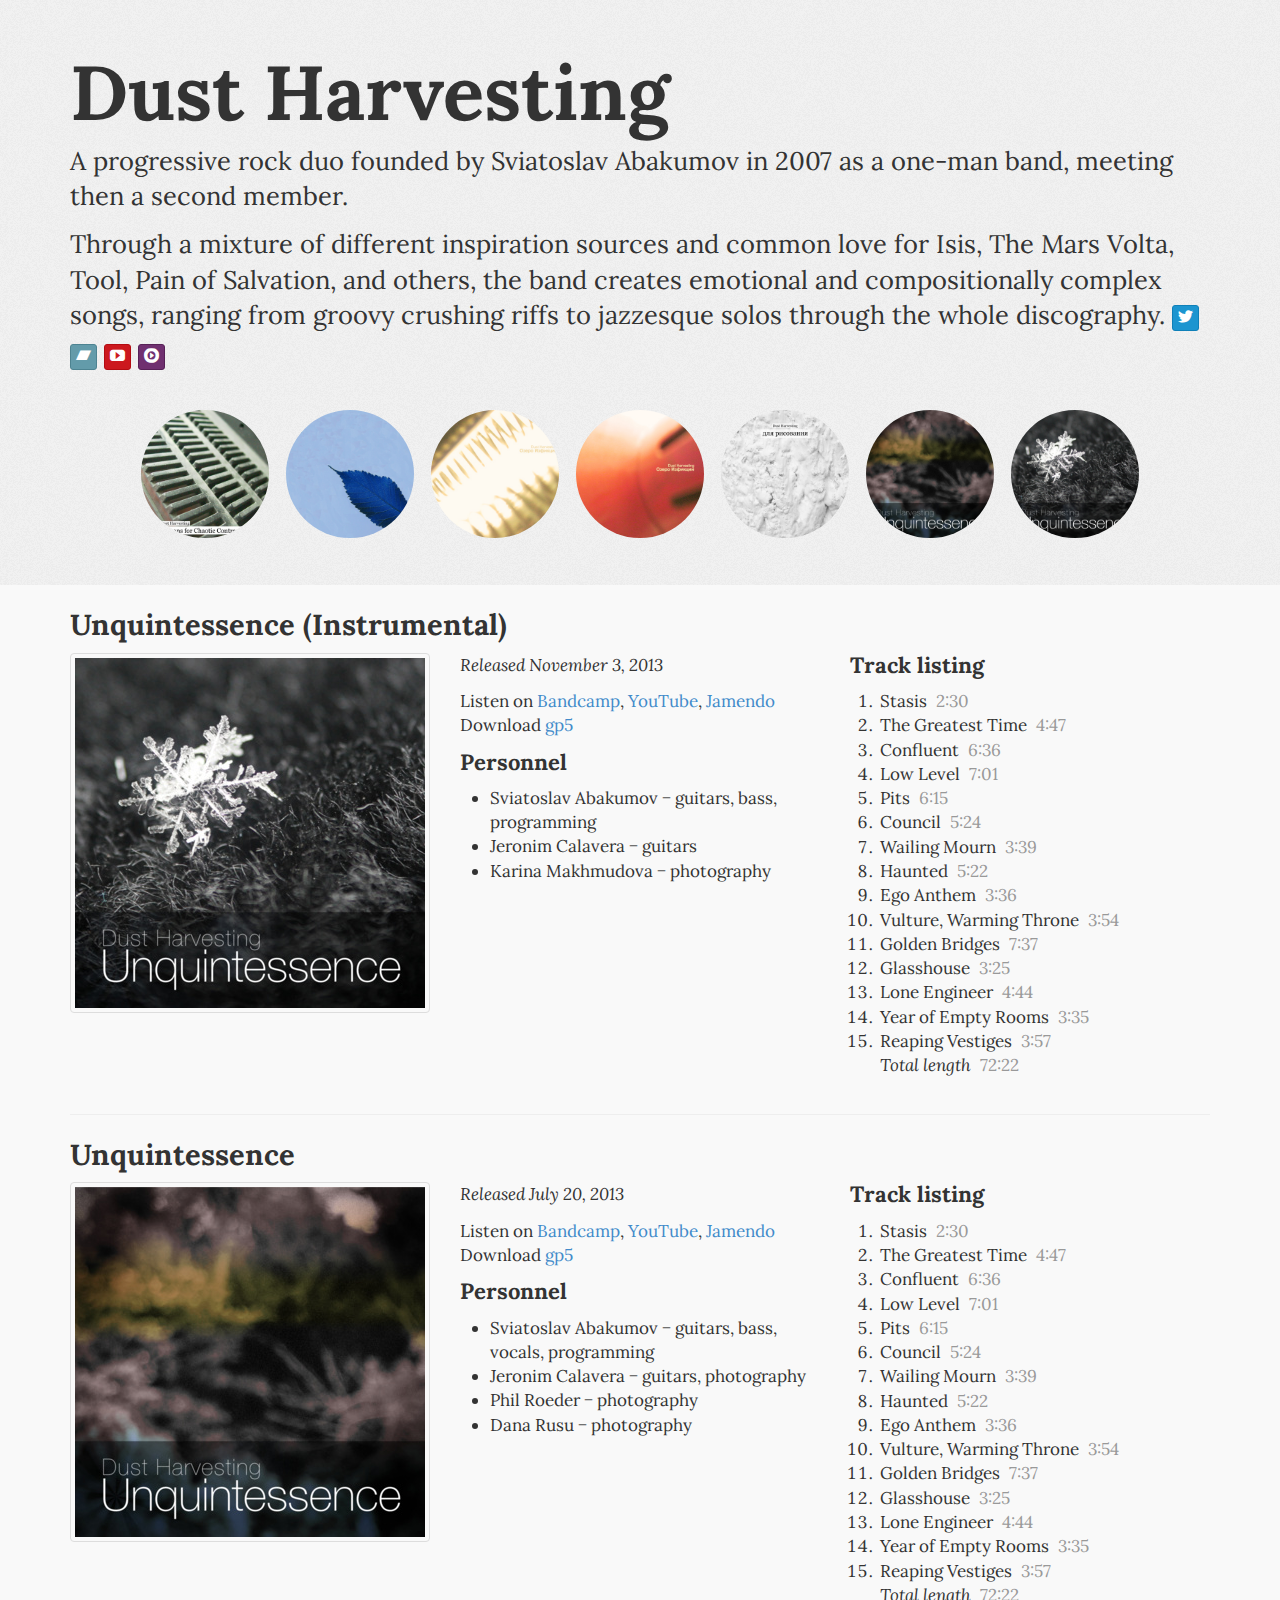
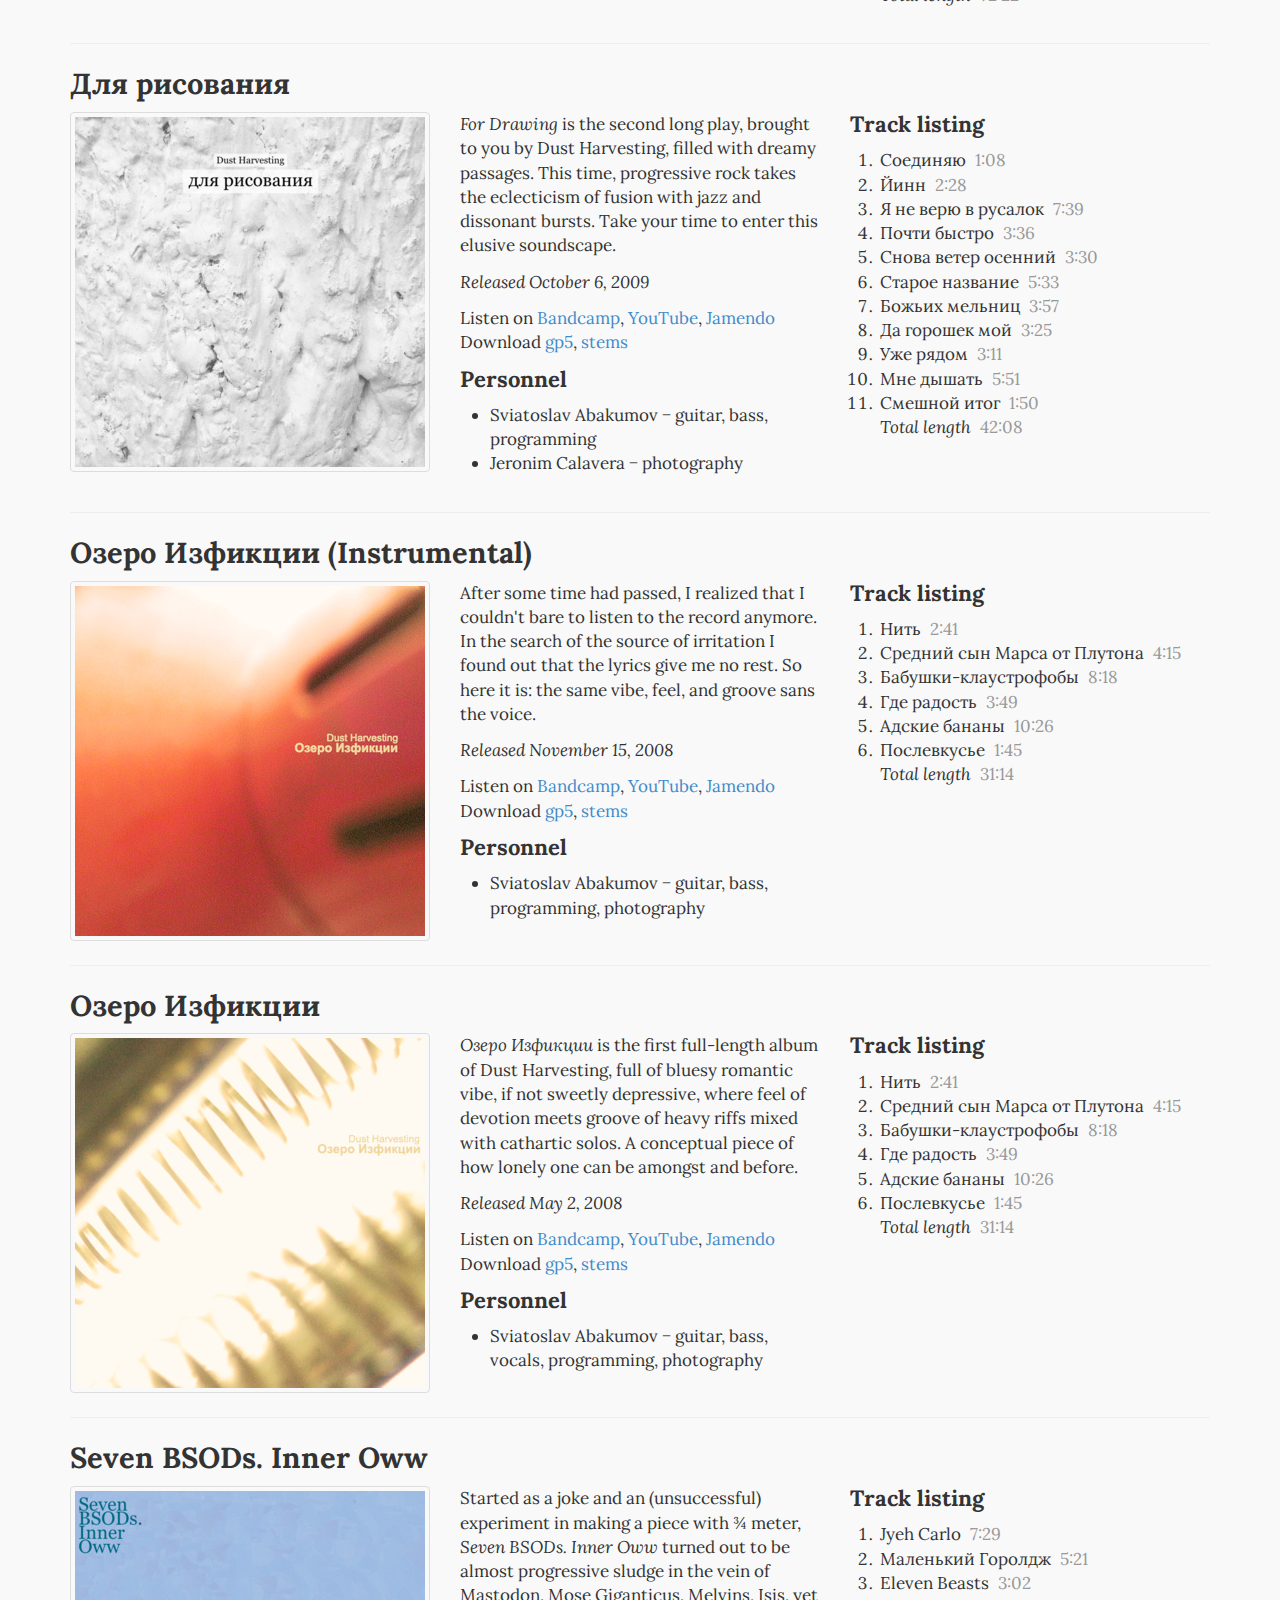
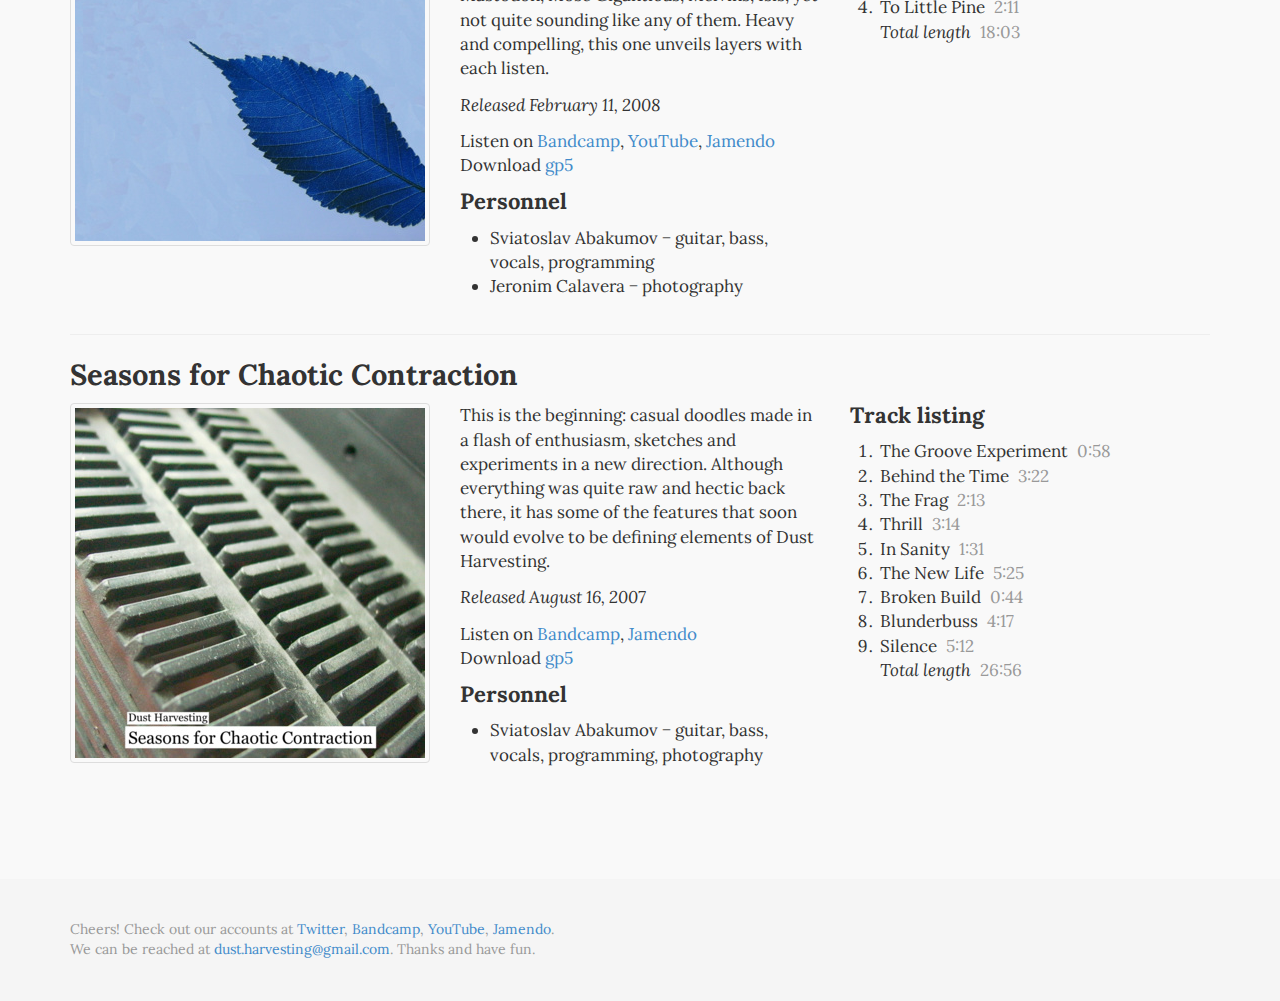
<file: index.html>
<!DOCTYPE html>
<html lang="en">
  <head>
    <meta charset="utf-8">
    <meta name="viewport" content="width=device-width, initial-scale=1.0">
    <meta name="description" content="Dust Harvesting is a progressive rock duo founded by Sviatoslav Abakumov in 2007 as one-man band, meeting then a second member.">

    <title>Dust Harvesting</title>

    <link rel="stylesheet" href="static/bootstrap/css/bootstrap-readable.css">
    <link rel="stylesheet" href="static/assets/css/social-buttons.css">
    <link rel="stylesheet" href="static/assets/css/main.css">
    <link rel="shortcut icon" href="static/gfx/favicon.png" type="image/png">

    <meta name="og:title" content="Dust Harvesting">
    <meta name="og:description" content="Dust Harvesting is a progressive rock duo founded by Sviatoslav Abakumov in 2007 as one-man band, meeting then a second member.">
    <meta name="og:url" content="https://dustharvesting.net/">
    <meta name="og:image" content="https://dustharvesting.net/static/gfx/unquintessence.jpg">
    <meta name="og:site_name" content="dustharvesting">
    <meta name="og:locale" content="en_US">
    <meta name="og:type" content="website">

    <!--[if lt IE 9]>
      <script src="static/assets/js/html5shiv.js"></script>
      <script src="static/assets/js/respond.min.js"></script>
    <![endif]-->
  </head>

  <body>

    <header class="jumbotron">
      <div class="container">
        <h1>Dust Harvesting</h1>
        <p>
          A progressive rock duo founded by Sviatoslav Abakumov in 2007 as a one-man band, meeting then a second member.
        </p>
        <p>
          Through a mixture of different inspiration sources and common love for Isis, The Mars Volta, Tool, Pain of Salvation, and others, the band creates emotional and compositionally complex songs, ranging from groovy crushing riffs to jazzesque solos through the whole discography.
          <span class="social-buttons">
            <a href="https://twitter.com/dustharvesting" class="btn btn-twitter btn-xs">
              <i class="icon-twitter"></i>
            </a>
            <a href="https://dustharvesting.bandcamp.com" class="btn btn-bandcamp btn-xs">
              <i class="icon-bandcamp"></i>
            </a>
            <a href="https://youtube.com/user/dustharvesting" class="btn btn-youtube btn-xs">
              <i class="icon-youtube"></i>
            </a>
            <a href="https://www.jamendo.com/en/artist/339709/dust-harvesting" class="btn btn-jamendo btn-xs">
              <i class="icon-jamendo"></i>
            </a>
          </span>
        </p>
        <nav class="nav">
          <ul class="list-inline">
            <li>
              <a href="#seasons-for-chaotic-contraction">
                <img
                  class="img-circle"
                  src="static/gfx/seasons-for-chaotic-contraction-350w.jpg"
                  alt="Seasons for Chaotic Contraction cover"
                  title="Seasons for Chaotic Contraction"
                >
              </a>
            </li>
            <li>
              <a href="#seven-bsods-inner-oww">
                <img
                  class="img-circle"
                  src="static/gfx/seven-bsods-inner-oww-350w.jpg"
                  alt="Seven BSODs. Inner Oww cover"
                  title="Seven BSODs. Inner Oww"
                >
              </a>
            </li>
            <li>
              <a href="#ozero-izfiktsiyi">
                <img
                  class="img-circle"
                  src="static/gfx/ozero-izfiktsiyi-350w.jpg"
                  alt="Озеро Изфикции cover"
                  title="Озеро Изфикции"
                >
              </a>
            </li>
            <li>
              <a href="#ozero-izfiktsiyi-instrumental">
                <img
                  class="img-circle"
                  src="static/gfx/ozero-izfiktsiyi-instrumental-350w.jpg"
                  alt="Озеро Изфикции (Instrumental) cover"
                  title="Озеро Изфикции (Instrumental)"
                >
              </a>
            </li>
            <li>
              <a href="#dlia-risovaniya">
                <img
                  class="img-circle"
                  src="static/gfx/dlia-risovaniya-350w.jpg"
                  alt="Для рисования cover"
                  title="Для рисования"
                >
              </a>
            </li>
            <li>
              <a href="#unquintessence">
                <img
                  class="img-circle"
                  src="static/gfx/unquintessence-350w.jpg"
                  alt="Unquintessence cover"
                  title="Unquintessence"
                >
              </a>
            </li>
            <li>
              <a href="#unquintessence-instrumental">
                <img
                  class="img-circle"
                  src="static/gfx/unquintessence-instrumental-350w.jpg"
                  alt="Unquintessence (Instrumental) cover"
                  title="Unquintessence (Instrumental)"
                >
              </a>
            </li>
          </ul>
        </nav>
      </div>
    </header>

    <main>
      <div class="container">
        <h3 id="unquintessence-instrumental">Unquintessence (Instrumental)</h3>
        <div class="row">
          <div class="col-sm-6 col-md-4">
            <a href="static/gfx/unquintessence-instrumental.jpg">
              <img
                class="img-thumbnail"
                srcset="static/gfx/unquintessence-instrumental-350w.jpg,
                        static/gfx/unquintessence-instrumental-700w.jpg 2x"
                src="static/gfx/unquintessence-instrumental-350w.jpg"
                alt="Unquintessence (Instrumental)"
              >
            </a>
          </div>
          <div class="col-sm-6 col-md-8">
            <div class="row">
              <div class="col-sm-12 col-md-6">
                <p>
                  <em>Released November 3, 2013</em>
                </p>
                <p>
                  Listen on <a href="https://dustharvesting.bandcamp.com/album/unquintessence-instrumental">Bandcamp</a>, <a href="https://www.youtube.com/playlist?list=PLWxXKzy-DcyfcaFn_s6-nLDc44NuNRynC">YouTube</a>, <a href="https://www.jamendo.com/album/128274">Jamendo</a><br>
                  Download <a href="https://github.com/Perlence/unquintessence">gp5</a>
                </p>
                <h4>Personnel</h4>
                <ul>
                  <li>Sviatoslav Abakumov − guitars, bass, programming</li>
                  <li>Jeronim Calavera − guitars</li>
                  <li>Karina Makhmudova − photography</li>
                </ul>
              </div>
              <div class="col-sm-12 col-md-6">
                <h4 class="tracklist">Track listing</h4>
                <ol>
                  <li>Stasis<span class="time text-muted">2:30</span></li>
                  <li>The Greatest Time<span class="time text-muted">4:47</span></li>
                  <li>Confluent<span class="time text-muted">6:36</span></li>
                  <li>Low Level<span class="time text-muted">7:01</span></li>
                  <li>Pits<span class="time text-muted">6:15</span></li>
                  <li>Council<span class="time text-muted">5:24</span></li>
                  <li>Wailing Mourn<span class="time text-muted">3:39</span></li>
                  <li>Haunted<span class="time text-muted">5:22</span></li>
                  <li>Ego Anthem<span class="time text-muted">3:36</span></li>
                  <li>Vulture, Warming Throne<span class="time text-muted">3:54</span></li>
                  <li>Golden Bridges<span class="time text-muted">7:37</span></li>
                  <li>Glasshouse<span class="time text-muted">3:25</span></li>
                  <li>Lone Engineer<span class="time text-muted">4:44</span></li>
                  <li>Year of Empty Rooms<span class="time text-muted">3:35</span></li>
                  <li>Reaping Vestiges<span class="time text-muted">3:57</span></li>
                  <em>Total length</em><span class="time text-muted">72:22</span>
                </ol>
              </div>
            </div>
          </div>
        </div>
        <hr>
        <h3 id="unquintessence">Unquintessence</h3>
        <div class="row">
          <div class="col-sm-6 col-md-4">
            <a href="static/gfx/unquintessence.jpg">
              <img
                class="img-thumbnail"
                srcset="static/gfx/unquintessence-350w.jpg,
                        static/gfx/unquintessence-700w.jpg 2x"
                src="static/gfx/unquintessence-350w.jpg"
                alt="Unquintessence"
              >
            </a>
          </div>
          <div class="col-sm-6 col-md-8">
            <div class="row">
              <div class="col-sm-12 col-md-6">
                <p>
                  <em>Released July 20, 2013</em>
                </p>
                <p>
                  Listen on <a href="https://dustharvesting.bandcamp.com/album/unquintessence">Bandcamp</a>, <a href="https://www.youtube.com/playlist?list=PLWxXKzy-Dcye-w5cnUTmWxUweVqCjBhdT">YouTube</a>, <a href="https://www.jamendo.com/album/124246">Jamendo</a><br>
                  Download <a href="https://github.com/Perlence/unquintessence">gp5</a>
                </p>
                <h4>Personnel</h4>
                <ul>
                  <li>Sviatoslav Abakumov − guitars, bass, vocals, programming</li>
                  <li>Jeronim Calavera − guitars, photography</li>
                  <li>Phil Roeder − photography</li>
                  <li>Dana Rusu − photography</li>
                </ul>
              </div>
              <div class="col-sm-12 col-md-6">
                <h4 class="tracklist">Track listing</h4>
                <ol>
                  <li>Stasis<span class="time text-muted">2:30</span></li>
                  <li>The Greatest Time<span class="time text-muted">4:47</span></li>
                  <li>Confluent<span class="time text-muted">6:36</span></li>
                  <li>Low Level<span class="time text-muted">7:01</span></li>
                  <li>Pits<span class="time text-muted">6:15</span></li>
                  <li>Council<span class="time text-muted">5:24</span></li>
                  <li>Wailing Mourn<span class="time text-muted">3:39</span></li>
                  <li>Haunted<span class="time text-muted">5:22</span></li>
                  <li>Ego Anthem<span class="time text-muted">3:36</span></li>
                  <li>Vulture, Warming Throne<span class="time text-muted">3:54</span></li>
                  <li>Golden Bridges<span class="time text-muted">7:37</span></li>
                  <li>Glasshouse<span class="time text-muted">3:25</span></li>
                  <li>Lone Engineer<span class="time text-muted">4:44</span></li>
                  <li>Year of Empty Rooms<span class="time text-muted">3:35</span></li>
                  <li>Reaping Vestiges<span class="time text-muted">3:57</span></li>
                  <em>Total length</em><span class="time text-muted">72:22</span>
                </ol>
              </div>
            </div>
          </div>
        </div>
        <hr>
        <h3 id="dlia-risovaniya">Для рисования</h3>
        <div class="row">
          <div class="col-sm-6 col-md-4">
            <a href="static/gfx/dlia-risovaniya.jpg">
              <img
                class="img-thumbnail"
                srcset="static/gfx/dlia-risovaniya-350w.jpg,
                        static/gfx/dlia-risovaniya-700w.jpg 2x"
                src="static/gfx/dlia-risovaniya-350w.jpg"
                alt="Для рисования"
              >
            </a>
          </div>
          <div class="col-sm-6 col-md-8">
            <div class="row">
              <div class="col-sm-12 col-md-6">
                <p>
                  <em>For Drawing</em> is the second long play, brought to you by Dust Harvesting, filled with dreamy passages. This time, progressive rock takes the eclecticism of fusion with jazz and dissonant bursts. Take your time to enter this elusive soundscape.

                </p>
                <p>
                  <em>Released October 6, 2009</em>
                </p>
                <p>
                  Listen on <a href="https://dustharvesting.bandcamp.com/album/-">Bandcamp</a>, <a href="https://www.youtube.com/playlist?list=PLWxXKzy-Dcyfa0I6Ng0zbSsIK-u3eL5Y6">YouTube</a>, <a href="https://www.jamendo.com/album/53306">Jamendo</a><br>
                  Download <a href="https://drive.google.com/open?id=1Dy89ZKLidXXRHmzqGE1BSRWAPXysGHdj">gp5</a>, <a href="https://drive.google.com/open?id=1fZnhCvqT4vZZGiVuAIKFK515c9vDzOhW">stems</a>
                </p>
                <h4>Personnel</h4>
                <ul>
                  <li>Sviatoslav Abakumov − guitar, bass, programming</li>
                  <li>Jeronim Calavera − photography</li>
                </ul>
              </div>
              <div class="col-sm-12 col-md-6">
                <h4 class="tracklist">Track listing</h4>
                <ol>
                  <li>Соединяю<span class="time text-muted">1:08</span></li>
                  <li>Йинн<span class="time text-muted">2:28</span></li>
                  <li>Я не верю в русалок<span class="time text-muted">7:39</span></li>
                  <li>Почти быстро<span class="time text-muted">3:36</span></li>
                  <li>Снова ветер осенний<span class="time text-muted">3:30</span></li>
                  <li>Старое название<span class="time text-muted">5:33</span></li>
                  <li>Божьих мельниц<span class="time text-muted">3:57</span></li>
                  <li>Да горошек мой<span class="time text-muted">3:25</span></li>
                  <li>Уже рядом<span class="time text-muted">3:11</span></li>
                  <li>Мне дышать<span class="time text-muted">5:51</span></li>
                  <li>Смешной итог<span class="time text-muted">1:50</span></li>
                  <em>Total length</em><span class="time text-muted">42:08</span>
                </ol>
              </div>
            </div>
          </div>
        </div>
        <hr>
        <h3 id="ozero-izfiktsiyi-instrumental">Озеро Изфикции (Instrumental)</h3>
        <div class="row">
          <div class="col-sm-6 col-md-4">
            <a href="static/gfx/ozero-izfiktsiyi-instrumental.jpg">
              <img
                class="img-thumbnail"
                srcset="static/gfx/ozero-izfiktsiyi-instrumental-350w.jpg,
                        static/gfx/ozero-izfiktsiyi-instrumental-700w.jpg 2x"
                src="static/gfx/ozero-izfiktsiyi-instrumental-350w.jpg"
                alt="Озеро Изфикции (Instrumental)"
              >
            </a>
          </div>
          <div class="col-sm-6 col-md-8">
            <div class="row">
              <div class="col-sm-12 col-md-6">
                <p>
                  After some time had passed, I realized that I couldn't bare to listen to the record anymore. In the search of the source of irritation I found out that the lyrics give me no rest. So here it is: the same vibe, feel, and groove sans the voice.

                </p>
                <p>
                  <em>Released November 15, 2008</em>
                </p>
                <p>
                  Listen on <a href="https://dustharvesting.bandcamp.com/album/instrumental">Bandcamp</a>, <a href="https://www.youtube.com/playlist?list=PLWxXKzy-DcycjBfE39VsJnqNGJTrTadsX">YouTube</a>, <a href="https://www.jamendo.com/album/128085">Jamendo</a><br>
                  Download <a href="https://drive.google.com/open?id=1I62hprcV0wNWXzDhFakTjYVUIHW5aeRP">gp5</a>, <a href="https://drive.google.com/open?id=1zNbhsy8YxHdmWa9v-MTrISx-eAEZxOkJ">stems</a>
                </p>
                <h4>Personnel</h4>
                <ul>
                  <li>Sviatoslav Abakumov − guitar, bass, programming, photography</li>
                </ul>
              </div>
              <div class="col-sm-12 col-md-6">
                <h4 class="tracklist">Track listing</h4>
                <ol>
                  <li>Нить<span class="time text-muted">2:41</span></li>
                  <li>Средний сын Марса от Плутона<span class="time text-muted">4:15</span></li>
                  <li>Бабушки-клаустрофобы<span class="time text-muted">8:18</span></li>
                  <li>Где радость<span class="time text-muted">3:49</span></li>
                  <li>Адские бананы<span class="time text-muted">10:26</span></li>
                  <li>Послевкусье<span class="time text-muted">1:45</span></li>
                  <em>Total length</em><span class="time text-muted">31:14</span>
                </ol>
              </div>
            </div>
          </div>
        </div>
        <hr>
        <h3 id="ozero-izfiktsiyi">Озеро Изфикции</h3>
        <div class="row">
          <div class="col-sm-6 col-md-4">
            <a href="static/gfx/ozero-izfiktsiyi.jpg">
              <img
                class="img-thumbnail"
                srcset="static/gfx/ozero-izfiktsiyi-350w.jpg,
                        static/gfx/ozero-izfiktsiyi-700w.jpg 2x"
                src="static/gfx/ozero-izfiktsiyi-350w.jpg"
                alt="Озеро Изфикции"
              >
            </a>
          </div>
          <div class="col-sm-6 col-md-8">
            <div class="row">
              <div class="col-sm-12 col-md-6">
                <p>
                  <em>Озеро Изфикции</em> is the first full-length album of Dust Harvesting, full of bluesy romantic vibe, if not sweetly depressive, where feel of devotion meets groove of heavy riffs mixed with cathartic solos. A conceptual piece of how lonely one can be amongst and before.

                </p>
                <p>
                  <em>Released May 2, 2008</em>
                </p>
                <p>
                  Listen on <a href="https://dustharvesting.bandcamp.com/album/--2">Bandcamp</a>, <a href="https://www.youtube.com/playlist?list=PLWxXKzy-DcyfpZ0P6F8xp3TMHXu7mtX4t">YouTube</a>, <a href="https://www.jamendo.com/album/74174">Jamendo</a><br>
                  Download <a href="https://drive.google.com/open?id=1I62hprcV0wNWXzDhFakTjYVUIHW5aeRP">gp5</a>, <a href="https://drive.google.com/open?id=1zNbhsy8YxHdmWa9v-MTrISx-eAEZxOkJ">stems</a>
                </p>
                <h4>Personnel</h4>
                <ul>
                  <li>Sviatoslav Abakumov − guitar, bass, vocals, programming, photography</li>
                </ul>
              </div>
              <div class="col-sm-12 col-md-6">
                <h4 class="tracklist">Track listing</h4>
                <ol>
                  <li>Нить<span class="time text-muted">2:41</span></li>
                  <li>Средний сын Марса от Плутона<span class="time text-muted">4:15</span></li>
                  <li>Бабушки-клаустрофобы<span class="time text-muted">8:18</span></li>
                  <li>Где радость<span class="time text-muted">3:49</span></li>
                  <li>Адские бананы<span class="time text-muted">10:26</span></li>
                  <li>Послевкусье<span class="time text-muted">1:45</span></li>
                  <em>Total length</em><span class="time text-muted">31:14</span>
                </ol>
              </div>
            </div>
          </div>
        </div>
        <hr>
        <h3 id="seven-bsods-inner-oww">Seven BSODs. Inner Oww</h3>
        <div class="row">
          <div class="col-sm-6 col-md-4">
            <a href="static/gfx/seven-bsods-inner-oww.jpg">
              <img
                class="img-thumbnail"
                srcset="static/gfx/seven-bsods-inner-oww-350w.jpg,
                        static/gfx/seven-bsods-inner-oww-700w.jpg 2x"
                src="static/gfx/seven-bsods-inner-oww-350w.jpg"
                alt="Seven BSODs. Inner Oww"
              >
            </a>
          </div>
          <div class="col-sm-6 col-md-8">
            <div class="row">
              <div class="col-sm-12 col-md-6">
                <p>
                  Started as a joke and an (unsuccessful) experiment in making a piece with ¾ meter, <em>Seven BSODs. Inner Oww</em> turned out to be almost progressive sludge in the vein of Mastodon, Mose Giganticus, Melvins, Isis, yet not quite sounding like any of them. Heavy and compelling, this one unveils layers with each listen.

                </p>
                <p>
                  <em>Released February 11, 2008</em>
                </p>
                <p>
                  Listen on <a href="https://dustharvesting.bandcamp.com/album/seven-bsods-inner-oww">Bandcamp</a>, <a href="https://www.youtube.com/playlist?list=PLWxXKzy-DcyeBMmzY3TXq_PsJ9i_Ff0IF">YouTube</a>, <a href="https://www.jamendo.com/album/53304">Jamendo</a><br>
                  Download <a href="https://drive.google.com/open?id=1S_46C9t_fysk8fFB6-lbY6lGAPQZ3P5o">gp5</a>
                </p>
                <h4>Personnel</h4>
                <ul>
                  <li>Sviatoslav Abakumov − guitar, bass, vocals, programming</li>
                  <li>Jeronim Calavera − photography</li>
                </ul>
              </div>
              <div class="col-sm-12 col-md-6">
                <h4 class="tracklist">Track listing</h4>
                <ol>
                  <li>Jyeh Carlo<span class="time text-muted">7:29</span></li>
                  <li>Маленький Горолдж<span class="time text-muted">5:21</span></li>
                  <li>Eleven Beasts<span class="time text-muted">3:02</span></li>
                  <li>To Little Pine<span class="time text-muted">2:11</span></li>
                  <em>Total length</em><span class="time text-muted">18:03</span>
                </ol>
              </div>
            </div>
          </div>
        </div>
        <hr>
        <h3 id="seasons-for-chaotic-contraction">Seasons for Chaotic Contraction</h3>
        <div class="row">
          <div class="col-sm-6 col-md-4">
            <a href="static/gfx/seasons-for-chaotic-contraction.jpg">
              <img
                class="img-thumbnail"
                srcset="static/gfx/seasons-for-chaotic-contraction-350w.jpg,
                        static/gfx/seasons-for-chaotic-contraction-700w.jpg 2x"
                src="static/gfx/seasons-for-chaotic-contraction-350w.jpg"
                alt="Seasons for Chaotic Contraction"
              >
            </a>
          </div>
          <div class="col-sm-6 col-md-8">
            <div class="row">
              <div class="col-sm-12 col-md-6">
                <p>
                  This is the beginning: casual doodles made in a flash of enthusiasm, sketches and experiments in a new direction. Although everything was quite raw and hectic back there, it has some of the features that soon would evolve to be defining elements of Dust Harvesting.

                </p>
                <p>
                  <em>Released August 16, 2007</em>
                </p>
                <p>
                  Listen on <a href="https://dustharvesting.bandcamp.com/album/seasons-for-chaotic-contraction">Bandcamp</a>, <a href="https://www.jamendo.com/album/53318">Jamendo</a><br>
                  Download <a href="https://drive.google.com/open?id=1Pjw-wznxpnFk6PgZL5lNYeVROjZND5i7">gp5</a>
                </p>
                <h4>Personnel</h4>
                <ul>
                  <li>Sviatoslav Abakumov − guitar, bass, vocals, programming, photography</li>
                </ul>
              </div>
              <div class="col-sm-12 col-md-6">
                <h4 class="tracklist">Track listing</h4>
                <ol>
                  <li>The Groove Experiment<span class="time text-muted">0:58</span></li>
                  <li>Behind the Time<span class="time text-muted">3:22</span></li>
                  <li>The Frag<span class="time text-muted">2:13</span></li>
                  <li>Thrill<span class="time text-muted">3:14</span></li>
                  <li>In Sanity<span class="time text-muted">1:31</span></li>
                  <li>The New Life<span class="time text-muted">5:25</span></li>
                  <li>Broken Build<span class="time text-muted">0:44</span></li>
                  <li>Blunderbuss<span class="time text-muted">4:17</span></li>
                  <li>Silence<span class="time text-muted">5:12</span></li>
                  <em>Total length</em><span class="time text-muted">26:56</span>
                </ol>
              </div>
            </div>
          </div>
        </div>
      </div><!-- /.container -->
    </main>

    <footer>
      <div class="container">
        <p class="text-muted">
          Cheers!
          Check out our accounts at <a href="https://twitter.com/dustharvesting">Twitter</a>, <a href="https://dustharvesting.bandcamp.com">Bandcamp</a>, <a href="https://youtube.com/user/dustharvesting">YouTube</a>, <a href="https://www.jamendo.com/en/artist/339709/dust-harvesting">Jamendo</a>.<br>
          We can be reached at <a href="mailto:dust.harvesting@gmail.com">dust.harvesting@gmail.com</a>.
          Thanks and have fun.
        </p>
      </div>
    </footer>
  </body>
</html>
</file>
<file: static/assets/css/social-buttons.css>
.btn-twitter {
  color: #ffffff;
  background-color: #1c95d0;
  border-color: #0f80b8;
}

.btn-twitter:hover,
.btn-twitter:focus,
.btn-twitter:active,
.btn-twitter.active,
.open .dropdown-toggle.btn-twitter {
  color: #ffffff;
  background-color: #0f80b8;
  border-color: #0e77ab;
}

.btn-twitter:active,
.btn-twitter.active,
.open .dropdown-toggle.btn-twitter {
  background-image: none;
}

.btn-youtube {
  color: #ffffff;
  background-color: #cc181e;
  border-color: #b30c12;
}

.btn-youtube:hover,
.btn-youtube:focus,
.btn-youtube:active,
.btn-youtube.active,
.open .dropdown-toggle.btn-youtube {
  color: #ffffff;
  background-color: #b30c12;
  border-color: #a60c11;
}

.btn-youtube:active,
.btn-youtube.active,
.open .dropdown-toggle.btn-youtube {
  background-image: none;
}

.btn-bandcamp {
  color: #ffffff;
  background-color: #639baa;
  border-color: #4d8391;
}

.btn-bandcamp:hover,
.btn-bandcamp:focus,
.btn-bandcamp:active,
.btn-bandcamp.active,
.open .dropdown-toggle.btn-bandcamp {
  color: #ffffff;
  background-color: #4d8391;
  border-color: #467785;
}

.btn-bandcamp:active,
.btn-bandcamp.active,
.open .dropdown-toggle.btn-bandcamp {
  background-image: none;
}

.btn-jamendo {
  color: #ffffff;
  background-color: #703070;
  border-color: #572157;
}

.btn-jamendo:hover,
.btn-jamendo:focus,
.btn-jamendo:active,
.btn-jamendo.active,
.open .dropdown-toggle.btn-jamendo {
  color: #ffffff;
  background-color: #572157;
  border-color: #4a1c4a;
}

.btn-jamendo:active,
.btn-jamendo.active,
.open .dropdown-toggle.btn-jamendo {
  background-image: none;
}
</file>
<file: static/assets/css/main.css>
@font-face {
  font-family: 'icomoon';
  src:url('../fonts/icomoon.eot');
  src:url('../fonts/icomoon.eot?#iefix') format('embedded-opentype'),
      url('../fonts/icomoon.ttf') format('truetype'),
      url('../fonts/icomoon.woff') format('woff'),
      url('../fonts/icomoon.svg#icomoon') format('svg');
  font-weight: normal;
  font-style: normal;
}

ul, ol {
  padding-left: 0;
  margin-left: 30px;
}

.jumbotron .btn {
  margin: 5px 0;
}

.nav {
  margin-top: 30px;
  text-align: center;
}

.nav li {
  padding: 5px;
}

.nav a img {
  width: 128px;
  height: 128px;
  -webkit-box-shadow: 0;
     -moz-box-shadow: 0;
          box-shadow: 0;
}

.nav a img:hover,
.nav a img:focus {
  -webkit-box-shadow: 0px 0px 4px 4px #428bca;
     -moz-box-shadow: 0px 0px 4px 4px #428bca;
          box-shadow: 0px 0px 4px 4px #428bca;
}

.tracklist {
  margin-top: 0;
}

.list-inline {
  margin-left: 0;
}

.time {
  padding-left: 0.5em;
}

.text-justify {
  text-align: justify;
  -webkit-hyphens: auto;
     -moz-hyphens: auto;
      -ms-hyphens: auto;
       -o-hyphens: auto;
          hyphens: auto;
}

.download {
  margin: 5px 0;
}

.download li {
  padding: 0;
}

.dropdown-menu li {
  font-size: 15px;
  line-height: 1.5;
}

.jumbotron {
  margin: 0;
  background: #f1f1f1 url("../../gfx/imagedoc-darknoise.png");
  font-size: 19.549999999999997px;
}

@media screen and (min-width: 768px) {
  .jumbotron {
    padding: 30px;
    font-size: 25.5px;
  }
}

footer {
  margin-top: 100px;
  padding-top: 40px;
  padding-bottom: 30px;
  background-color: #f5f5f5;
}

footer p {
  font-size: 14px;
}

.btn-outline-default {
  color: #333333;
  background-color: #ffffff;
  border-color: #333333;
}

.btn-outline-default:hover,
.btn-outline-default:focus,
.btn-outline-default:active,
.btn-outline-default.active,
.open .dropdown-toggle.btn-outline-default {
  color: #1f1f1f;
  background-color: #ffffff;
  border-color: #141414;
}

.btn-outline-default:active,
.btn-outline-default.active,
.open .dropdown-toggle.btn-outline-default {
  background-image: none;
}

[class*="icon-"] {
  font-family: 'icomoon';
  speak: none;
  font-style: normal;
  font-weight: normal;
  font-variant: normal;
  text-transform: none;
  line-height: 1;

  /* Better Font Rendering =========== */
  -webkit-font-smoothing: antialiased;
  -moz-osx-font-smoothing: grayscale;
}

.icon-twitter:before {
  content: "\e600";
}

.icon-youtube:before {
  content: "\e603";
}

.icon-bandcamp:before {
  content: "\e605";
}

.icon-jamendo:before {
  content: "\e606";
}
</file>
